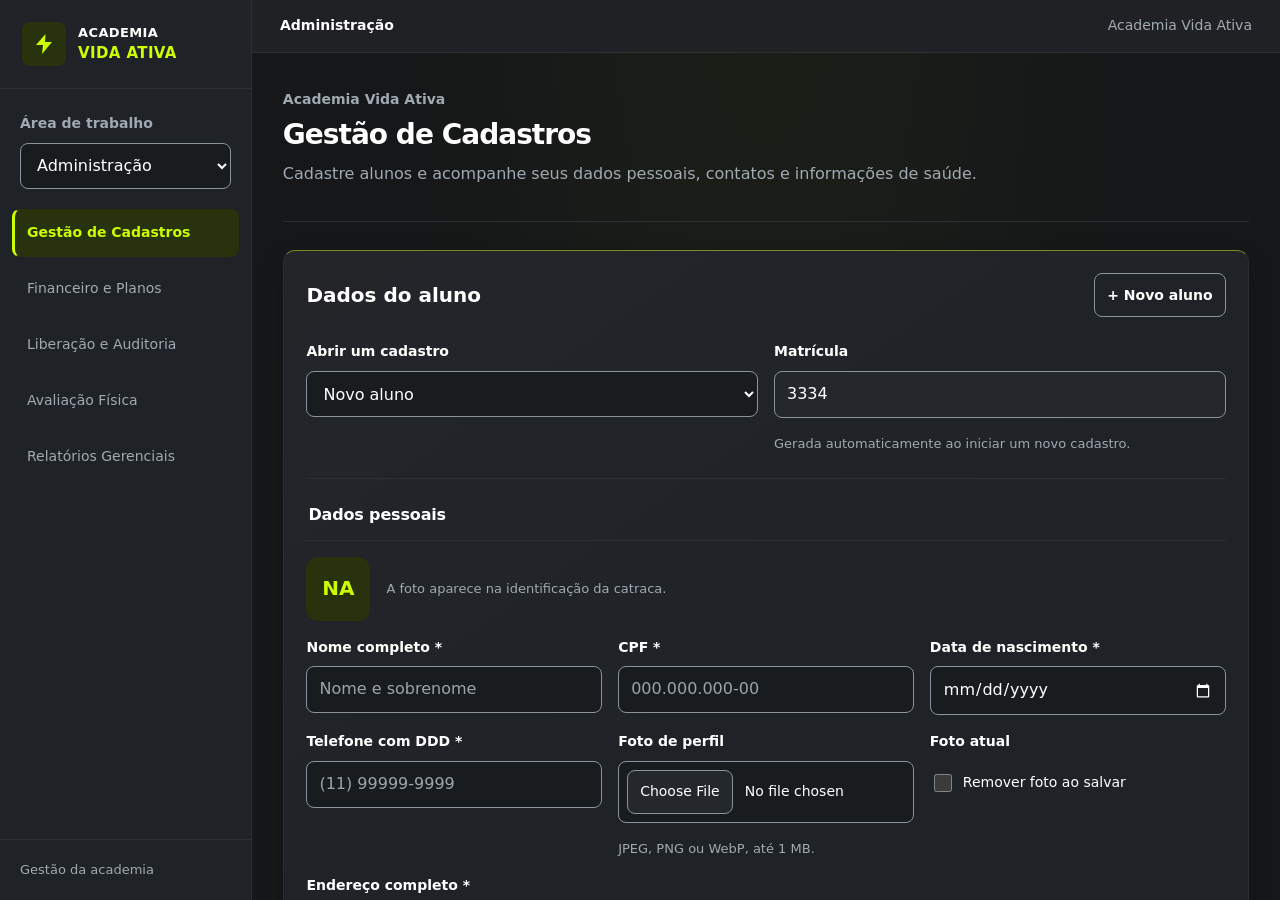
<file: index.html>
<!DOCTYPE html>
<html lang="pt-BR">
<head><meta charset="UTF-8"><meta name="viewport" content="width=device-width, initial-scale=1"><meta name="theme-color" content="#151718"><title>Academia Vida Ativa</title><link rel="stylesheet" href="style.css"></head>
<body>
<a class="skip-link" href="#conteudo">Ir para o módulo</a>
<div class="shell">
<aside class="sidebar">
 <div class="brand"><span class="brand-mark" aria-hidden="true"><svg viewBox="0 0 24 24" focusable="false"><path d="M13.5 2 4 13h7l-1 9 10-12h-7l.5-8Z"/></svg></span><div>ACADEMIA<br><strong>VIDA ATIVA</strong></div></div>
 <div class="profile"><label for="perfil">Área de trabalho</label><select id="perfil"><option value="admin">Administração</option><option value="portaria">Portaria</option></select></div>
 <nav class="sidebar-nav" aria-label="Módulos da academia">
 <button class="mobile-nav-toggle" id="mobile-nav-toggle" type="button" aria-expanded="false" aria-controls="module-links"><span>Escolher módulo</span><span class="mobile-nav-chevron" aria-hidden="true">⌄</span></button>
 <ul id="module-links">
 <li class="item-admin"><a href="modulos/mod01-cadastros/index.html" target="conteudo" class="nav-link"><span>Gestão de Cadastros</span></a></li>
 <li class="item-admin"><a href="modulos/modulo%202/index.html" target="conteudo" class="nav-link"><span>Financeiro e Planos</span></a></li>
 <li class="item-portaria"><a href="modulos/mod03-catraca/index.html" target="conteudo" class="nav-link"><span>Controle de Catraca</span></a></li>
 <li class="item-admin"><a href="modulos/mod04-auditoria/index.html" target="conteudo" class="nav-link"><span>Liberação e Auditoria</span></a></li>
 <li class="item-admin"><a href="modulos/Modulo%205/index.html" target="conteudo" class="nav-link"><span>Avaliação Física</span></a></li>
 <li class="item-admin"><a href="modulos/mod06-relatorios/index.html" target="conteudo" class="nav-link"><span>Relatórios Gerenciais</span></a></li>
 </ul></nav>
 <div class="sidebar-footer"><p>Gestão da academia</p></div>
</aside>
<main class="content">
 <header class="workspace-bar"><strong id="workspace-name">Administração</strong><span>Academia Vida Ativa</span></header>
 <iframe id="conteudo" name="conteudo" title="Gestão de Cadastros" src="modulos/mod01-cadastros/index.html"></iframe>
 <p id="shell-feedback" class="shell-feedback" role="status" aria-live="polite"></p>
</main>
</div>
<script src="assets/demo.js"></script><script src="main.js"></script>
</body></html>
</file>
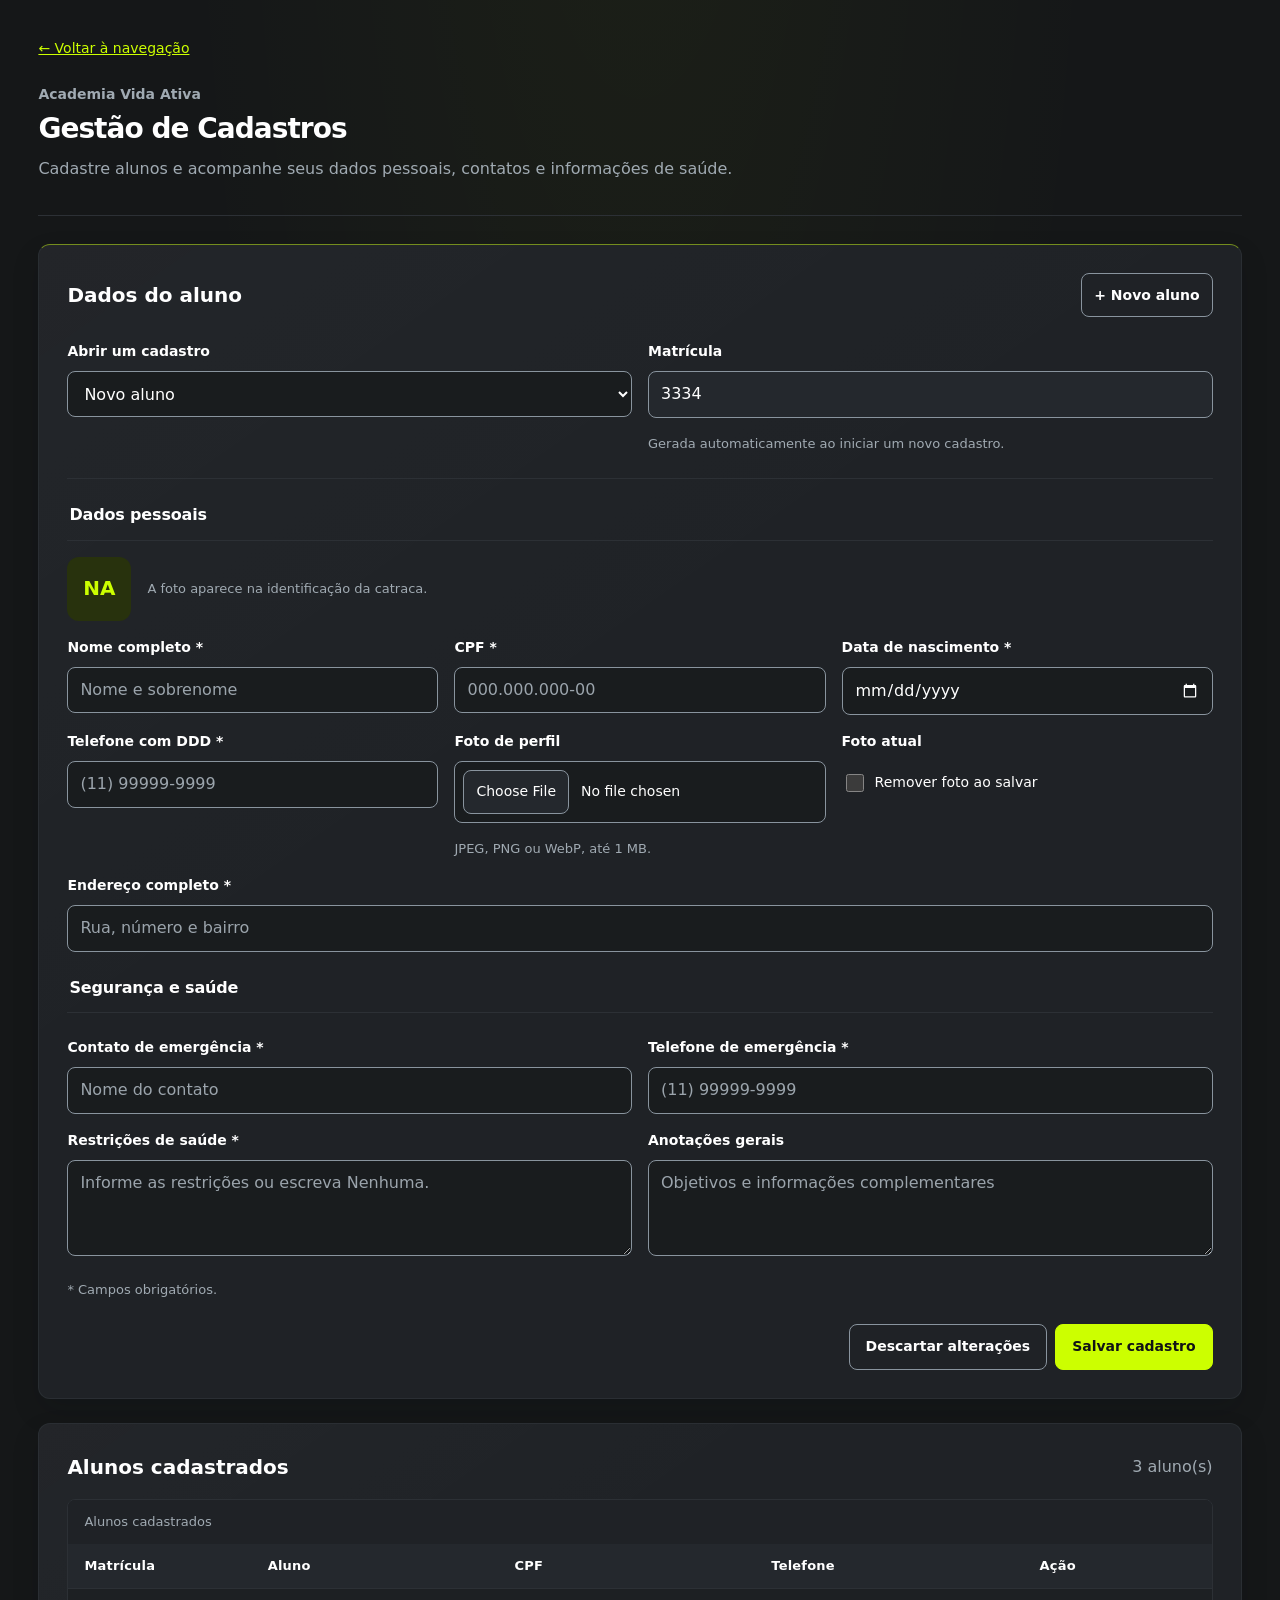
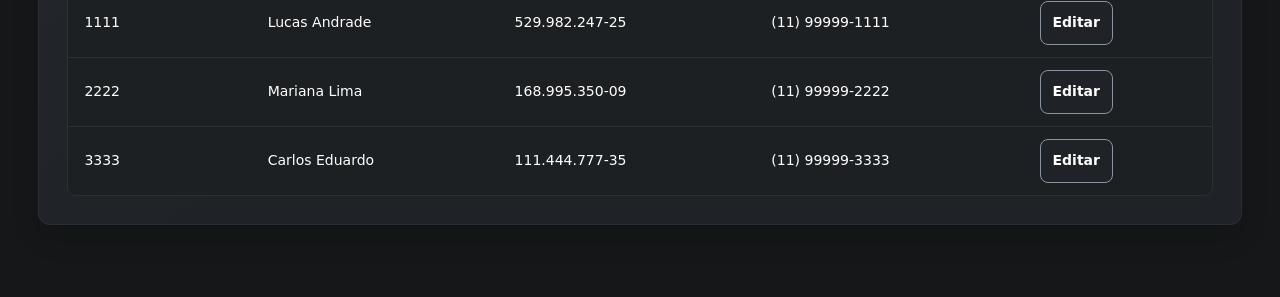
<file: modulos/mod01-cadastros/index.html>
<!DOCTYPE html>
<html lang="pt-BR"><head><meta charset="UTF-8"><meta name="viewport" content="width=device-width, initial-scale=1"><title>Gestão de Cadastros • Vida Ativa</title><link rel="stylesheet" href="style.css"></head><body>
<main class="module"><a class="back-link" href="../../index.html">← Voltar à navegação</a><header class="module-header"><div><p class="eyebrow">Academia Vida Ativa</p><h1>Gestão de Cadastros</h1><p class="subtitle">Cadastre alunos e acompanhe seus dados pessoais, contatos e informações de saúde.</p></div></header>

<section class="card" aria-labelledby="cadastro-title"><div class="card-heading"><h2 id="cadastro-title">Dados do aluno</h2><button class="btn btn-small" id="novo-aluno" type="button">+ Novo aluno</button></div>
<div class="grid"><div class="field"><label for="selecionarAluno">Abrir um cadastro</label><select id="selecionarAluno" name="selecionarAluno" ><option value="">Novo aluno</option></select></div><div class="field"><label for="matricula">Matrícula</label><input id="matricula" name="matricula" type="text" readonly aria-describedby="matricula-ajuda"><p class="hint" id="matricula-ajuda">Gerada automaticamente ao iniciar um novo cadastro.</p></div></div><div class="divider"></div>
<form id="formCadastro">
<fieldset class="fieldset"><legend>Dados pessoais</legend>
<div class="preview-photo"><div class="avatar" id="foto-preview" aria-label="Foto do aluno"></div><p class="hint">A foto aparece na identificação da catraca.</p></div>
<div class="grid grid-3">
<div class="field"><label for="nome">Nome completo *</label><input id="nome" name="nome" type="text" required minlength="3" maxlength="100" autocomplete="name" placeholder="Nome e sobrenome"></div>
<div class="field"><label for="cpf">CPF *</label><input id="cpf" name="cpf" type="text" required maxlength="14" inputmode="numeric" placeholder="000.000.000-00" autocomplete="off"></div>
<div class="field"><label for="dataNascimento">Data de nascimento *</label><input id="dataNascimento" name="dataNascimento" type="date" required></div>
<div class="field"><label for="telefone">Telefone com DDD *</label><input id="telefone" name="telefone" type="tel" required maxlength="16" autocomplete="tel" placeholder="(11) 99999-9999"></div>
<div class="field"><label for="foto">Foto de perfil</label><input id="foto" name="foto" type="file" accept="image/jpeg,image/png,image/webp" aria-describedby="foto-hint"><p class="hint" id="foto-hint">JPEG, PNG ou WebP, até 1 MB.</p></div>
<div class="field"><span class="field-label">Foto atual</span><div class="check-field"><input id="removerFoto" name="removerFoto" type="checkbox"><label for="removerFoto">Remover foto ao salvar</label></div></div>
<div class="full"><div class="field"><label for="endereco">Endereço completo *</label><input id="endereco" name="endereco" type="text" required maxlength="200" autocomplete="street-address" placeholder="Rua, número e bairro"></div></div>
</div></fieldset>
<fieldset class="fieldset"><legend>Segurança e saúde</legend><div class="grid">
<div class="field"><label for="nomeEmergencia">Contato de emergência *</label><input id="nomeEmergencia" name="nomeEmergencia" type="text" required maxlength="100" placeholder="Nome do contato"></div>
<div class="field"><label for="telEmergencia">Telefone de emergência *</label><input id="telEmergencia" name="telEmergencia" type="tel" required maxlength="16" placeholder="(11) 99999-9999"></div>
<div class="field"><label for="restricoes">Restrições de saúde *</label><textarea id="restricoes" name="restricoes" required maxlength="500" placeholder="Informe as restrições ou escreva Nenhuma."></textarea></div>
<div class="field"><label for="anotacoes">Anotações gerais</label><textarea id="anotacoes" name="anotacoes" maxlength="500" placeholder="Objetivos e informações complementares"></textarea></div>
</div></fieldset>
<p class="hint">* Campos obrigatórios.</p>
<div class="actions"><button type="reset" class="btn">Descartar alterações</button><button type="submit" id="salvar" class="btn btn-primary">Salvar cadastro</button></div>
<p id="feedback" class="feedback" role="status" aria-live="polite"></p>
</form></section>
<section class="card"><div class="card-heading"><h2>Alunos cadastrados</h2><span class="muted" id="total-alunos" role="status" aria-live="polite"></span></div><div class="table-wrap" role="region" aria-label="Lista de alunos cadastrados" tabindex="0"><table><caption>Alunos cadastrados</caption><thead><tr><th scope="col">Matrícula</th><th scope="col">Aluno</th><th scope="col">CPF</th><th scope="col">Telefone</th><th scope="col">Ação</th></tr></thead><tbody id="lista-alunos"></tbody></table></div></section>

</main><script src="../../assets/demo.js"></script><script src="script.js"></script></body></html>
</file>
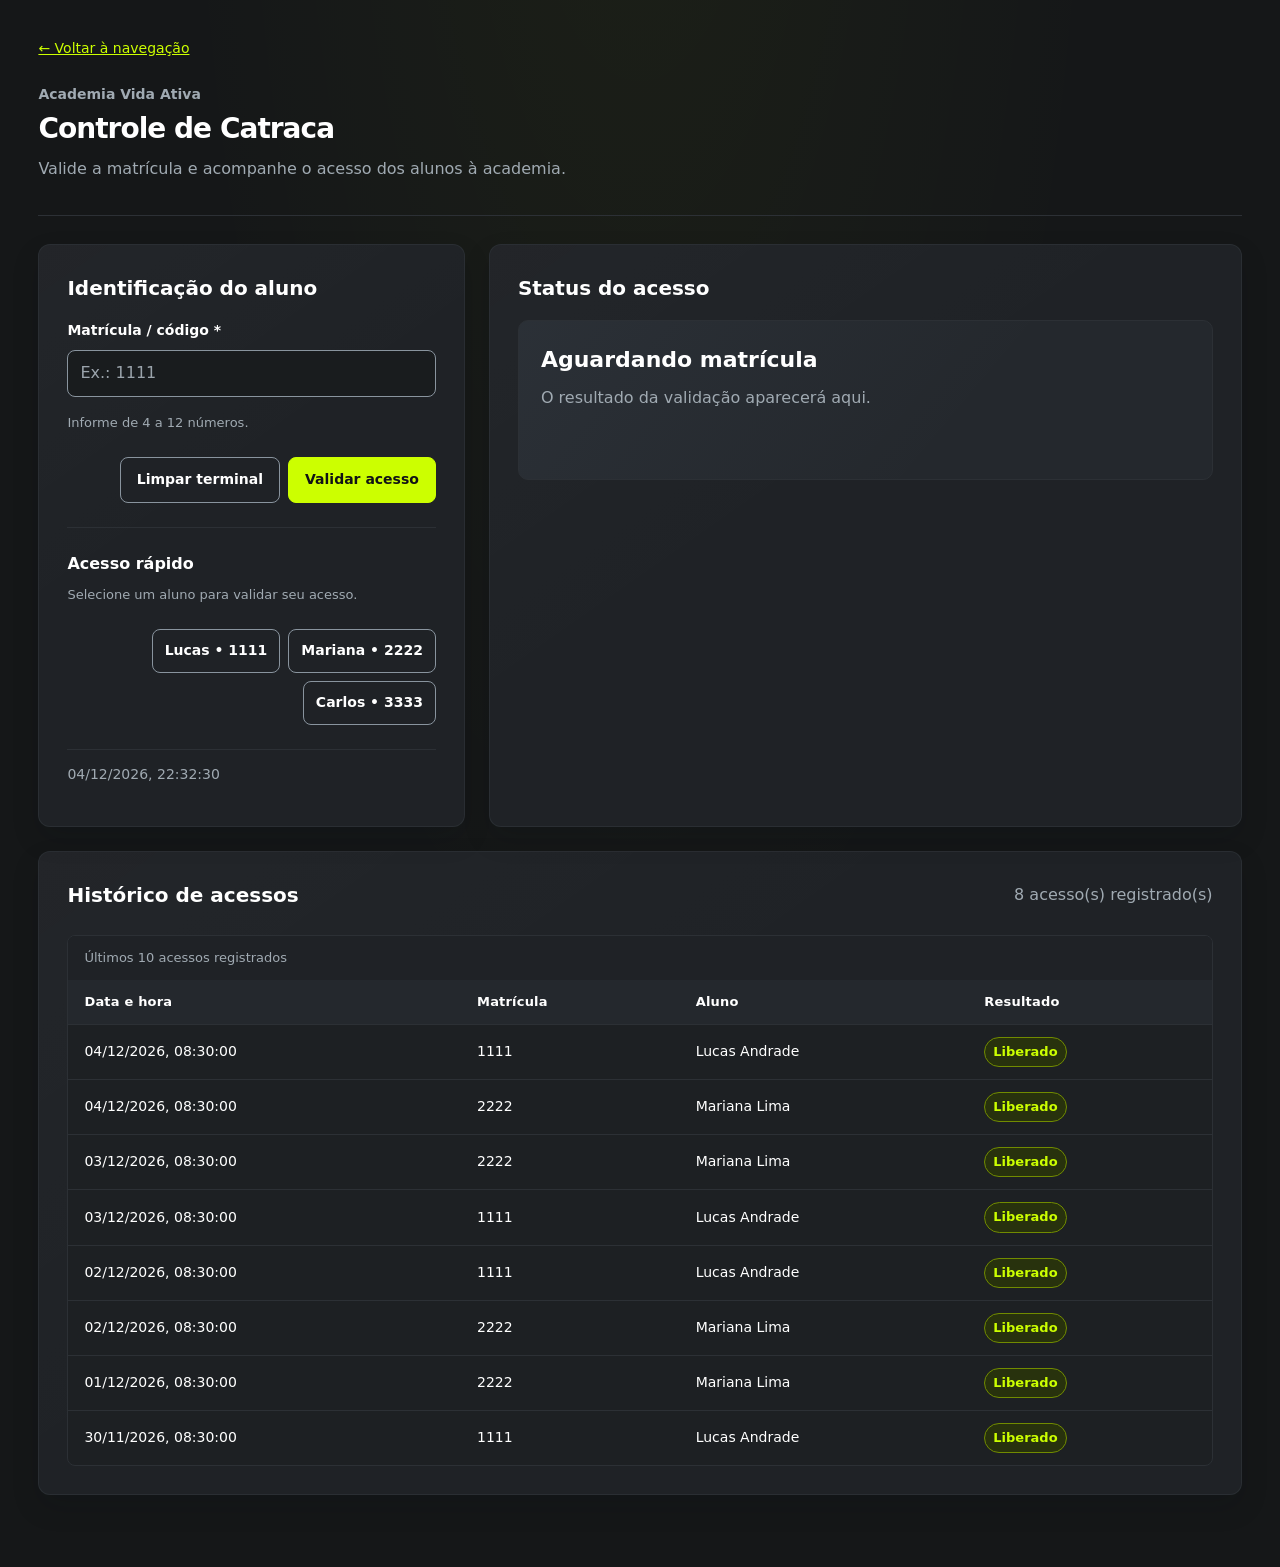
<file: modulos/mod03-catraca/index.html>
<!DOCTYPE html>
<html lang="pt-BR"><head><meta charset="UTF-8"><meta name="viewport" content="width=device-width, initial-scale=1"><title>Controle de Catraca • Vida Ativa</title><link rel="stylesheet" href="style.css"></head><body>
<main class="module"><a class="back-link" href="../../index.html">← Voltar à navegação</a><header class="module-header"><div><p class="eyebrow">Academia Vida Ativa</p><h1>Controle de Catraca</h1><p class="subtitle">Valide a matrícula e acompanhe o acesso dos alunos à academia.</p></div></header>

<div class="split"><section class="card"><h2>Identificação do aluno</h2><form id="formCatraca">
<div class="field"><label for="matricula">Matrícula / código *</label><input id="matricula" name="matricula" type="text" required pattern="[0-9]{4,12}" minlength="4" maxlength="12" inputmode="numeric" autocomplete="off" placeholder="Ex.: 1111" aria-describedby="matricula-hint"><p class="hint" id="matricula-hint">Informe de 4 a 12 números.</p></div>
<div class="actions"><button type="reset" class="btn">Limpar terminal</button><button type="submit" class="btn btn-primary" id="btn-validar">Validar acesso</button></div><p id="feedback" class="feedback" role="status" aria-live="polite"></p></form>
<div class="divider"></div><h3>Acesso rápido</h3><p class="hint">Selecione um aluno para validar seu acesso.</p><div class="actions" id="exemplos"></div><p class="clock" id="clock" aria-live="off"></p></section>
<section class="card"><h2>Status do acesso</h2><div class="status-panel" id="status-banner" role="status" aria-live="polite" aria-atomic="true"><p class="status-title" id="status-title">Aguardando matrícula</p><p class="muted" id="status-sub">O resultado da validação aparecerá aqui.</p></div>
<div class="student-card" id="student-card" hidden><div class="avatar" id="avatar"></div><div class="student-details"><div class="student-name" id="student-name"></div><p class="student-meta" id="student-mat"></p><p class="student-meta" id="student-plan"></p><p class="student-meta" id="student-due"></p><span id="student-status"></span></div></div></section></div>
<section class="card space-top"><div class="card-heading"><h2>Histórico de acessos</h2><span class="muted" id="log-count" aria-live="polite" role="status"></span></div><div class="table-wrap" role="region" aria-label="Histórico dos últimos acessos" tabindex="0"><table><caption>Últimos 10 acessos registrados</caption><thead><tr><th scope="col">Data e hora</th><th scope="col">Matrícula</th><th scope="col">Aluno</th><th scope="col">Resultado</th></tr></thead><tbody id="log-body"></tbody></table></div></section>

</main><script src="../../assets/demo.js"></script><script src="script.js"></script></body></html>
</file>
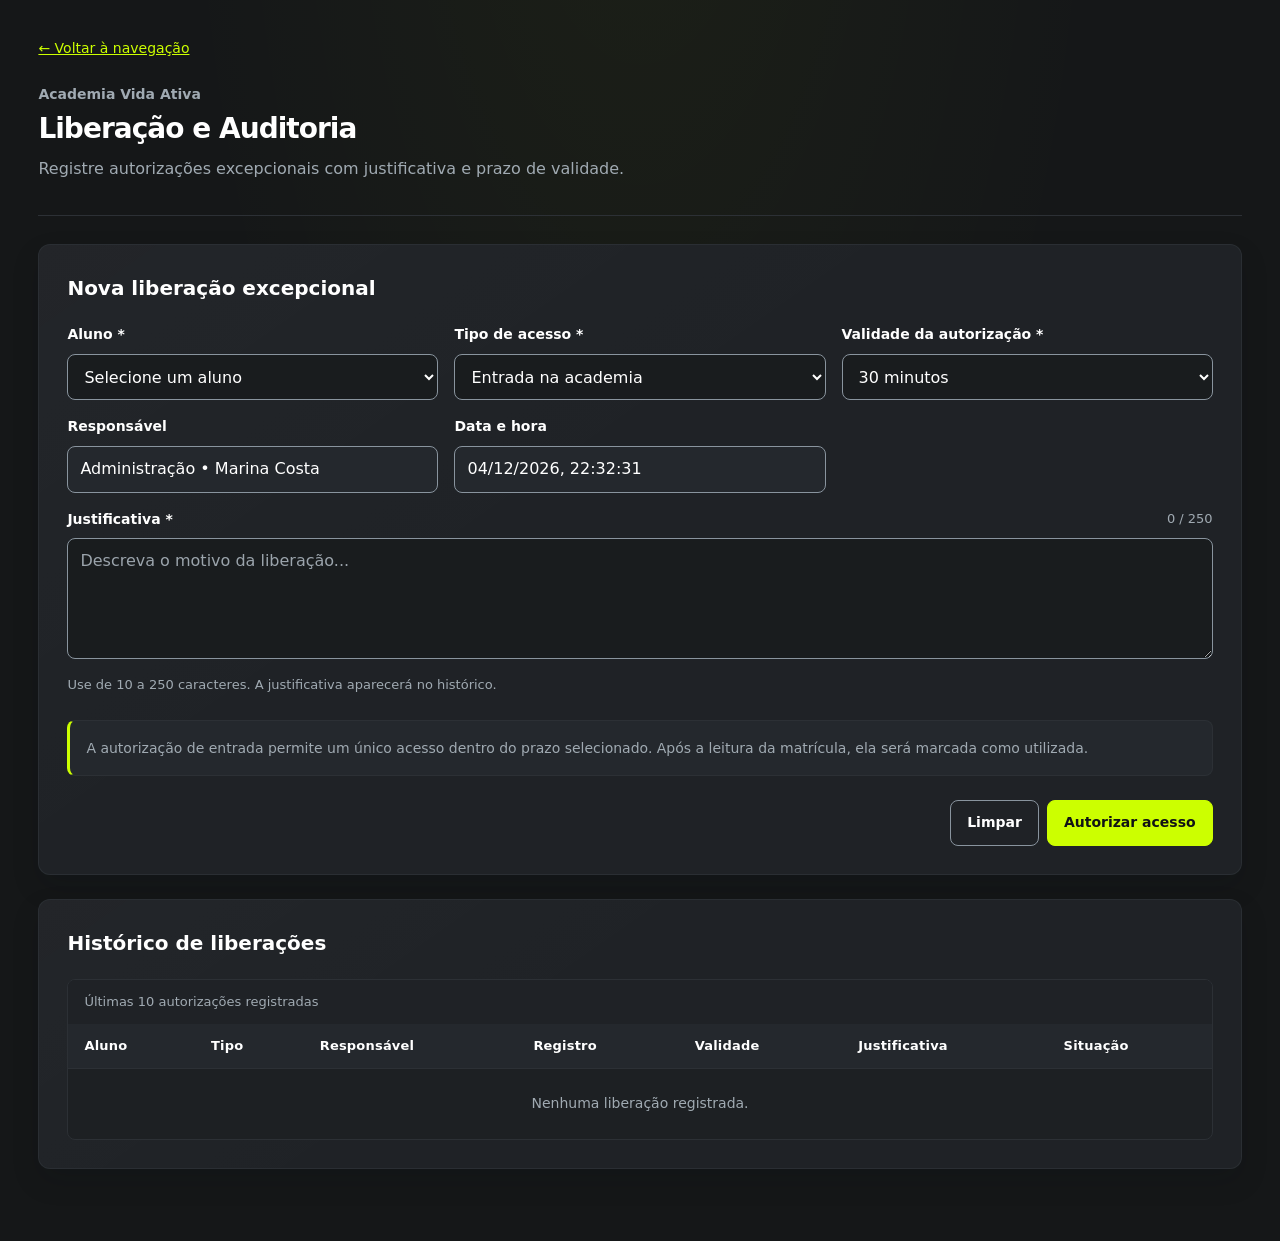
<file: modulos/mod04-auditoria/index.html>
<!DOCTYPE html>
<html lang="pt-BR"><head><meta charset="UTF-8"><meta name="viewport" content="width=device-width, initial-scale=1"><title>Liberação e Auditoria • Vida Ativa</title><link rel="stylesheet" href="style.css"></head><body>
<main class="module"><a class="back-link" href="../../index.html">← Voltar à navegação</a><header class="module-header"><div><p class="eyebrow">Academia Vida Ativa</p><h1>Liberação e Auditoria</h1><p class="subtitle">Registre autorizações excepcionais com justificativa e prazo de validade.</p></div></header>

<section class="card"><h2>Nova liberação excepcional</h2><form id="liberacaoForm"><div class="grid grid-3">
<div class="field"><label for="aluno">Aluno *</label><select id="aluno" name="aluno" required></select></div><div class="field"><label for="acesso">Tipo de acesso *</label><select id="acesso" name="acesso" required><option value="entrada">Entrada na academia</option><option value="temporaria">Liberação temporária</option><option value="restrita">Área restrita</option></select></div>
<div class="field"><label for="validade">Validade da autorização *</label><select id="validade" name="validade" required><option value="15">15 minutos</option><option value="30" selected>30 minutos</option><option value="60">60 minutos</option></select></div>
<div class="field"><label for="usuario">Responsável</label><input id="usuario" name="usuario" type="text" readonly></div><div class="field"><label for="dataHora">Data e hora</label><input id="dataHora" name="dataHora" type="text" readonly></div>
</div><div class="field field-spaced"><div class="label-row"><label for="justificativa">Justificativa *</label><span class="counter" id="contador">0 / 250</span></div><textarea id="justificativa" name="justificativa" required minlength="10" maxlength="250" rows="4" placeholder="Descreva o motivo da liberação..." aria-describedby="justificativa-hint"></textarea><p id="justificativa-hint" class="hint">Use de 10 a 250 caracteres. A justificativa aparecerá no histórico.</p></div>
<div class="info-box" id="acesso-info">A autorização de entrada permite um único acesso dentro do prazo selecionado. Após a leitura da matrícula, ela será marcada como utilizada.</div>
<div class="actions"><button type="reset" id="cancelar" class="btn">Limpar</button><button type="submit" class="btn btn-primary">Autorizar acesso</button></div><p id="feedback" class="feedback" role="status" aria-live="polite"></p></form></section>
<section class="card"><h2>Histórico de liberações</h2><div class="table-wrap" role="region" aria-label="Histórico das últimas autorizações" tabindex="0"><table><caption>Últimas 10 autorizações registradas</caption><thead><tr><th scope="col">Aluno</th><th scope="col">Tipo</th><th scope="col">Responsável</th><th scope="col">Registro</th><th scope="col">Validade</th><th scope="col">Justificativa</th><th scope="col">Situação</th></tr></thead><tbody id="historico-liberacoes"></tbody></table></div></section>

</main><script src="../../assets/demo.js"></script><script src="script.js"></script></body></html>
</file>
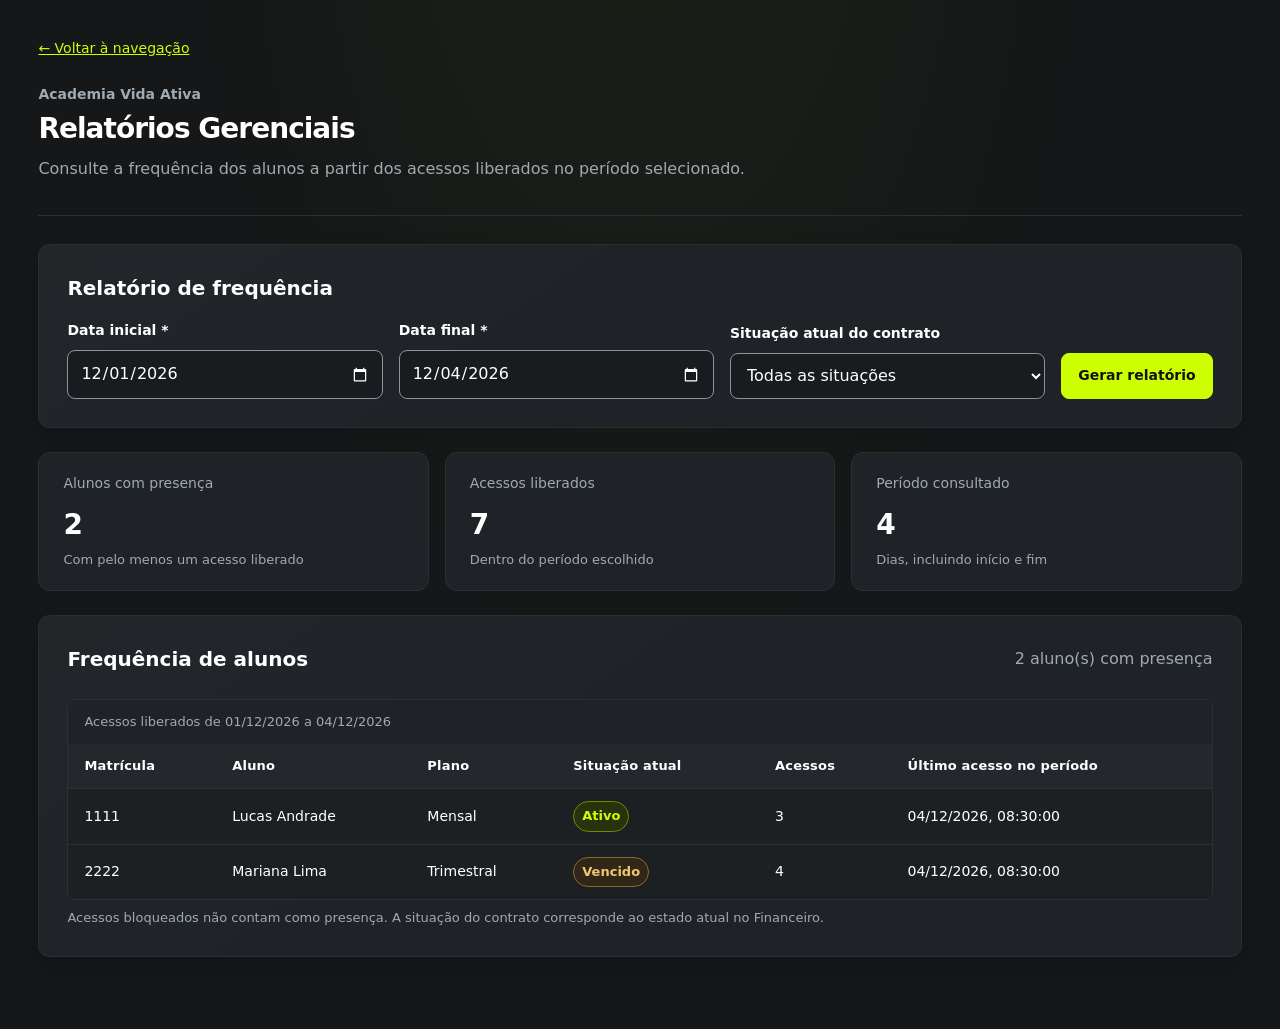
<file: modulos/mod06-relatorios/index.html>
<!DOCTYPE html>
<html lang="pt-BR"><head><meta charset="UTF-8"><meta name="viewport" content="width=device-width, initial-scale=1"><title>Relatórios Gerenciais • Vida Ativa</title><link rel="stylesheet" href="style.css"></head><body>
<main class="module"><a class="back-link" href="../../index.html">← Voltar à navegação</a><header class="module-header"><div><p class="eyebrow">Academia Vida Ativa</p><h1>Relatórios Gerenciais</h1><p class="subtitle">Consulte a frequência dos alunos a partir dos acessos liberados no período selecionado.</p></div></header>

<section class="card"><h2>Relatório de frequência</h2><form id="formRelatorio" class="filters">
<div class="field"><label for="dataInicio">Data inicial *</label><input id="dataInicio" name="dataInicio" type="date" required></div><div class="field"><label for="dataFim">Data final *</label><input id="dataFim" name="dataFim" type="date" required></div>
<div class="field"><label for="status">Situação atual do contrato</label><select id="status" name="status" ><option value="todos">Todas as situações</option><option value="Ativo">Ativo</option><option value="Vencido">Vencido</option><option value="Suspenso">Suspenso</option><option value="Cancelado">Cancelado</option><option value="Sem contrato">Sem contrato</option></select></div>
<button type="submit" class="btn btn-primary" id="btnFiltrar">Gerar relatório</button>
</form><p id="feedback" class="feedback" role="status" aria-live="polite"></p></section>
<section class="stats" aria-label="Resultados do período"><div class="stat"><div class="stat-label">Alunos com presença</div><div class="stat-value" id="total-presencas">0</div><div class="stat-description">Com pelo menos um acesso liberado</div></div><div class="stat"><div class="stat-label">Acessos liberados</div><div class="stat-value" id="total-acessos">0</div><div class="stat-description">Dentro do período escolhido</div></div><div class="stat"><div class="stat-label">Período consultado</div><div class="stat-value" id="periodo-dias">0</div><div class="stat-description">Dias, incluindo início e fim</div></div></section>
<section class="card"><div class="card-heading"><h2>Frequência de alunos</h2><span class="muted" id="mensagemInfo" role="status" aria-live="polite"></span></div><div class="table-wrap" role="region" aria-label="Resultados do relatório de frequência" tabindex="0"><table><caption id="report-caption">Acessos liberados no período</caption><thead><tr><th scope="col">Matrícula</th><th scope="col">Aluno</th><th scope="col">Plano</th><th scope="col">Situação atual</th><th scope="col">Acessos</th><th scope="col">Último acesso no período</th></tr></thead><tbody id="tabelaCorpo"></tbody></table></div><p class="hint">Acessos bloqueados não contam como presença. A situação do contrato corresponde ao estado atual no Financeiro.</p></section>

</main><script src="../../assets/demo.js"></script><script src="script.js"></script></body></html>
</file>
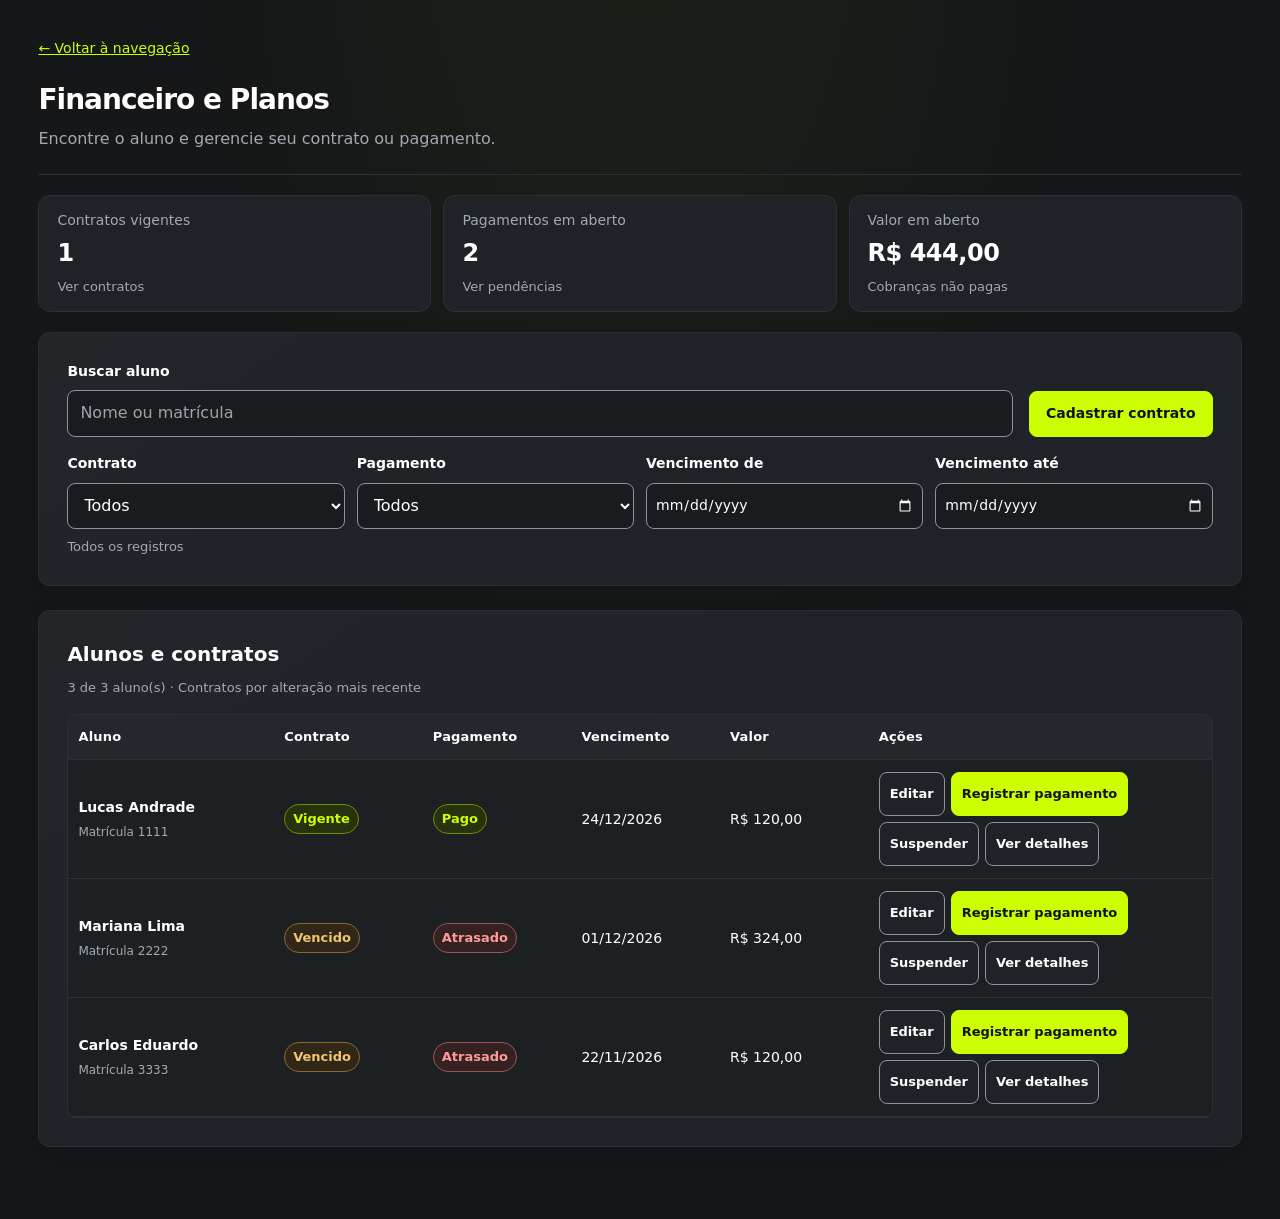
<file: modulos/modulo 2/index.html>
<!DOCTYPE html>
<html lang="pt-BR">
<head><meta charset="UTF-8"><meta name="viewport" content="width=device-width, initial-scale=1"><title>Financeiro e Planos • Vida Ativa</title><link rel="stylesheet" href="style.css"></head>
<body><main class="module finance-module">
<a class="back-link" href="../../index.html">← Voltar à navegação</a>
<header class="module-header"><div><h1>Financeiro e Planos</h1><p class="subtitle">Encontre o aluno e gerencie seu contrato ou pagamento.</p></div></header>
<section class="stats finance-stats" aria-label="Indicadores financeiros">
 <button type="button" class="stat stat-filter" id="filtrar-vigentes" aria-pressed="false"><span class="stat-label">Contratos vigentes</span><strong class="stat-value" id="contratos-ativos">0</strong><span class="stat-description">Ver contratos</span></button>
 <button type="button" class="stat stat-filter" id="filtrar-abertos" aria-pressed="false"><span class="stat-label">Pagamentos em aberto</span><strong class="stat-value" id="pagamentos-pendentes">0</strong><span class="stat-description">Ver pendências</span></button>
 <div class="stat"><span class="stat-label">Valor em aberto</span><strong class="stat-value" id="receita-prevista">R$ 0,00</strong><span class="stat-description">Cobranças não pagas</span></div>
</section>
<section class="card finance-toolbar" aria-label="Buscar alunos e filtrar registros">
 <div class="search-row"><div class="field"><label for="busca">Buscar aluno</label><input id="busca" type="search" placeholder="Nome ou matrícula" autocomplete="off"></div><button type="button" id="novo-contrato" class="btn btn-primary">Cadastrar contrato</button></div>
 <div class="filter-grid">
  <div class="field"><label for="filtro-contrato">Contrato</label><select id="filtro-contrato"><option value="todos">Todos</option><option value="Vigente">Vigente</option><option value="Vencido">Vencido</option><option value="A iniciar">A iniciar</option><option value="Suspenso">Suspenso</option><option value="Cancelado">Cancelado</option><option value="Sem contrato">Sem contrato</option></select></div>
  <div class="field"><label for="filtro-pagamento">Pagamento</label><select id="filtro-pagamento"><option value="todos">Todos</option><option value="aberto">Em aberto</option><option value="Pago">Pago</option><option value="Pendente">Pendente</option><option value="Atrasado">Atrasado</option><option value="Sem cobrança">Sem cobrança</option></select></div>
  <div class="field"><label for="vencimento-de">Vencimento de</label><input id="vencimento-de" type="date" aria-describedby="filtro-erro"></div>
  <div class="field"><label for="vencimento-ate">Vencimento até</label><input id="vencimento-ate" type="date" aria-describedby="filtro-erro"></div>
 </div>
 <p id="filtro-erro" class="field-error" role="alert"></p>
 <div class="filter-status"><p id="filtros-ativos" class="hint" role="status">Todos os registros</p><button type="button" id="limpar-filtros" class="btn btn-small" hidden>Limpar filtros</button></div>
</section>
<p id="page-feedback" class="feedback" role="status" aria-live="polite"></p>
<section class="card operation-panel" id="painel-operacao" aria-labelledby="operation-title" hidden>
 <div class="card-heading"><div><p class="eyebrow" id="operation-kicker">Novo contrato</p><h2 id="operation-title" tabindex="-1">Cadastrar contrato e pagamento</h2></div><button type="button" class="btn" id="fechar-operacao">Fechar</button></div>
 <p id="contract-hint" class="hint"></p>
 <div class="student-context" id="student-context" hidden><strong id="student-name"></strong><span id="student-id" class="muted"></span><div id="badgeStatus" class="context-badges"></div></div>
 <form id="formFinanceiro" novalidate>
  <fieldset class="fieldset" id="student-fieldset"><legend>Aluno</legend><div class="field"><label for="aluno">Aluno cadastrado *</label><select id="aluno" required aria-describedby="erro-aluno"></select><p id="erro-aluno" class="field-error"></p></div></fieldset>
  <fieldset class="fieldset" id="contract-fields"><legend>Plano e vigência</legend>
   <fieldset class="plan-fieldset"><legend>Plano contratado *</legend><div class="plan-options" id="plan-options"></div></fieldset>
   <div class="grid"><div class="field"><label for="dataInicio">Data de início *</label><input id="dataInicio" type="date" required aria-describedby="erro-dataInicio"><p id="erro-dataInicio" class="field-error"></p></div><div class="field"><label for="dataVencimento">Data de vencimento *</label><input id="dataVencimento" type="date" required aria-describedby="date-hint erro-dataVencimento"><p id="erro-dataVencimento" class="field-error"></p></div></div>
   <p id="date-hint" class="hint" role="status">Calculado pelo plano e início. Você pode ajustar o vencimento.</p>
   <p class="amount-line">Valor da cobrança <strong id="valor"></strong></p>
   <details id="ajustes-contrato" class="advanced"><summary>Ajustes do contrato</summary><div class="grid">
    <div class="field"><label for="tolerancia">Dias de tolerância *</label><input id="tolerancia" type="number" min="0" max="30" step="1" value="5" required aria-describedby="erro-tolerancia"><p id="erro-tolerancia" class="field-error"></p></div>
    <div class="field"><label for="statusContrato">Situação administrativa *</label><select id="statusContrato" aria-describedby="state-hint erro-statusContrato"><option value="Ativo">Ativo</option><option value="Suspenso">Suspenso</option><option value="Cancelado">Cancelado</option></select><p id="erro-statusContrato" class="field-error"></p></div>
   </div><p class="hint" id="state-hint">Estas alterações serão aplicadas ao salvar. A vigência é calculada pelas datas.</p></details>
  </fieldset>
  <fieldset class="fieldset" id="payment-fields"><legend id="payment-legend">Pagamento</legend><div class="grid">
   <div class="field"><label for="pagamento">Forma de pagamento *</label><select id="pagamento" aria-describedby="erro-pagamento"><option value="PIX">PIX</option><option value="Cartão">Cartão</option><option value="Dinheiro">Dinheiro</option><option value="Boleto">Boleto</option></select><p id="erro-pagamento" class="field-error"></p></div>
   <div class="field"><label for="status">O pagamento foi recebido? *</label><select id="status" aria-describedby="payment-hint erro-status"><option value="Pendente">Ainda não recebido</option><option value="Pago">Recebido</option></select><p id="erro-status" class="field-error"></p></div>
   <div class="field" id="paid-field" hidden><label for="dataPagamento">Data do recebimento *</label><input id="dataPagamento" type="date" aria-describedby="erro-dataPagamento"><p id="erro-dataPagamento" class="field-error"></p></div>
  </div><p id="payment-hint" class="hint">Pagamentos não recebidos são classificados pelo vencimento.</p></fieldset>
  <section class="review-panel" aria-labelledby="review-title"><h3 id="review-title">Confira antes de salvar</h3><p id="review-hint" class="hint"></p><dl id="resumo-operacao" class="summary-grid"></dl></section>
  <p id="feedback" class="feedback" role="status" aria-live="polite"></p>
  <div class="actions"><button type="button" id="descartar-alteracoes" class="btn">Descartar alterações</button><button type="submit" id="salvar-financeiro" class="btn btn-primary">Cadastrar contrato e pagamento</button></div>
 </form>
 <section class="contract-management" id="gestao-contrato" hidden><div><h3>Gestão do contrato</h3><p class="hint">A suspensão ou reativação é aplicada imediatamente após a confirmação, preservando o pagamento.</p></div><button type="button" id="suspender" class="btn btn-warning" disabled>Suspender contrato</button></section>
</section>
<section class="card finance-records" aria-labelledby="records-title"><div class="card-heading"><div><h2 id="records-title">Alunos e contratos</h2><p id="result-count" class="hint" role="status" aria-live="polite"></p></div></div>
 <div class="table-wrap" role="region" aria-label="Lista de alunos, contratos e pagamentos" tabindex="0"><table class="finance-table" role="table"><caption class="sr-only">Contratos e pagamentos dos alunos, com ações e detalhes</caption><thead><tr><th scope="col">Aluno</th><th scope="col">Contrato</th><th scope="col">Pagamento</th><th scope="col">Vencimento</th><th scope="col">Valor</th><th scope="col">Ações</th></tr></thead><tbody id="tabelaDados"></tbody></table></div>
</section>
</main><script src="../../assets/demo.js"></script><script src="script.js"></script></body></html>
</file>
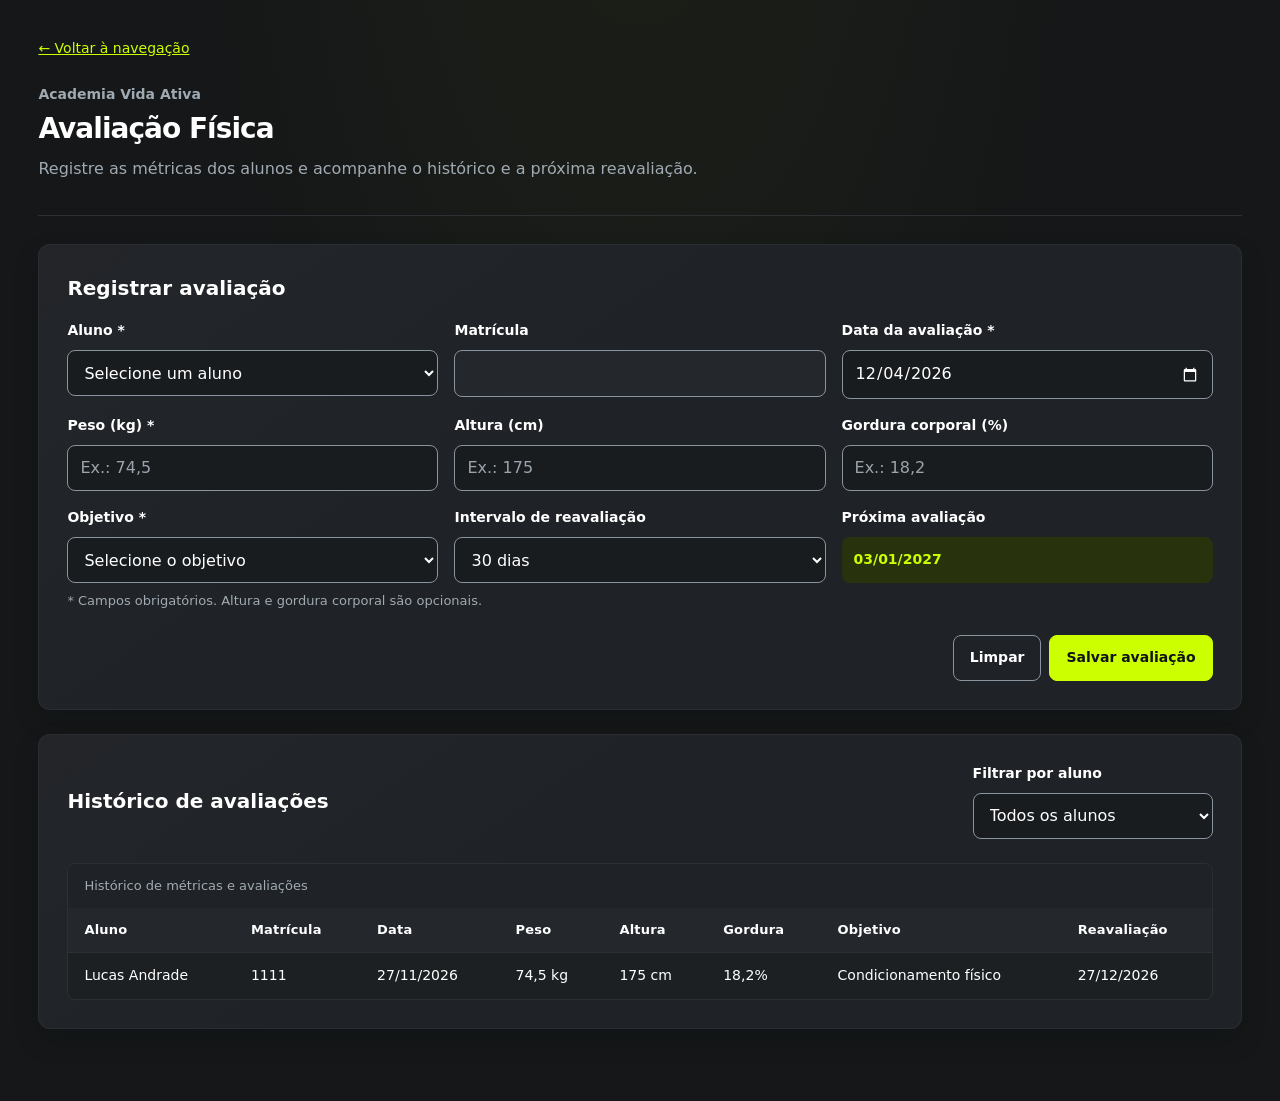
<file: modulos/Modulo 5/index.html>
<!DOCTYPE html>
<html lang="pt-BR"><head><meta charset="UTF-8"><meta name="viewport" content="width=device-width, initial-scale=1"><title>Avaliação Física • Vida Ativa</title><link rel="stylesheet" href="style.css"></head><body>
<main class="module"><a class="back-link" href="../../index.html">← Voltar à navegação</a><header class="module-header"><div><p class="eyebrow">Academia Vida Ativa</p><h1>Avaliação Física</h1><p class="subtitle">Registre as métricas dos alunos e acompanhe o histórico e a próxima reavaliação.</p></div></header>

<section class="card"><h2>Registrar avaliação</h2><form id="formAvaliacao"><div class="grid grid-3">
<div class="field"><label for="aluno">Aluno *</label><select id="aluno" name="aluno" required></select></div><div class="field"><label for="matricula">Matrícula</label><input id="matricula" name="matricula" type="text" readonly></div><div class="field"><label for="data">Data da avaliação *</label><input id="data" name="data" type="date" required></div>
<div class="field"><label for="peso">Peso (kg) *</label><input id="peso" name="peso" type="number" min="0.1" max="500" step="0.1" required placeholder="Ex.: 74,5"></div><div class="field"><label for="altura">Altura (cm)</label><input id="altura" name="altura" type="number" min="0.1" max="300" step="0.1" placeholder="Ex.: 175"></div><div class="field"><label for="gordura">Gordura corporal (%)</label><input id="gordura" name="gordura" type="number" min="0" max="100" step="0.1" placeholder="Ex.: 18,2"></div>
<div class="field"><label for="objetivo">Objetivo *</label><select id="objetivo" name="objetivo" required><option value="">Selecione o objetivo</option><option value="Emagrecimento">Emagrecimento</option><option value="Ganho de massa muscular">Ganho de massa muscular</option><option value="Condicionamento físico">Condicionamento físico</option><option value="Manutenção da saúde">Manutenção da saúde</option><option value="Outro">Outro</option></select></div><div class="field"><label for="intervalo">Intervalo de reavaliação</label><select id="intervalo" name="intervalo" ><option value="30">30 dias</option><option value="45">45 dias</option><option value="60">60 dias</option><option value="90">90 dias</option></select></div>
<div class="field"><label for="proxima">Próxima avaliação</label><output id="proxima" for="data intervalo" class="result" aria-live="polite">Selecione a data da avaliação</output></div>
</div><p class="hint">* Campos obrigatórios. Altura e gordura corporal são opcionais.</p><div class="actions"><button type="reset" class="btn">Limpar</button><button type="submit" class="btn btn-primary">Salvar avaliação</button></div><p id="feedback" class="feedback" role="status" aria-live="polite"></p></form></section>
<section class="card"><div class="card-heading"><h2>Histórico de avaliações</h2><div class="field"><div class="field"><label for="filtroAluno">Filtrar por aluno</label><select id="filtroAluno" name="filtroAluno" ><option value="">Todos os alunos</option></select></div></div></div><div class="table-wrap" role="region" aria-label="Histórico de avaliações físicas" tabindex="0"><table><caption>Histórico de métricas e avaliações</caption><thead><tr><th scope="col">Aluno</th><th scope="col">Matrícula</th><th scope="col">Data</th><th scope="col">Peso</th><th scope="col">Altura</th><th scope="col">Gordura</th><th scope="col">Objetivo</th><th scope="col">Reavaliação</th></tr></thead><tbody id="historico"></tbody></table></div></section>

</main><script src="../../assets/demo.js"></script><script src="script.js"></script></body></html>
</file>
<file: style.css>
@import url("assets/app.css");
html, body { height: 100%; overflow: hidden; }
.shell { height: 100vh; height: 100dvh; display: grid; grid-template-columns: 252px minmax(0, 1fr); }
.sidebar { background: var(--surface); border-right: 1px solid var(--border); display: flex; flex-direction: column; min-height: 0; }
.brand { display: flex; align-items: center; gap: 12px; padding: 22px; font-size: 13px; line-height: 1.4; letter-spacing: .03em; border-bottom: 1px solid var(--border); font-weight: 600; }
.brand strong { color: var(--accent); font-size: 15px; font-weight: 600; }
.brand-mark { display: grid; place-items: center; background: var(--accent-soft); color: var(--accent); width: 44px; height: 44px; flex-shrink: 0; border-radius: 8px; }
.brand-mark svg { width: 24px; height: 24px; fill: currentColor; }
.profile { padding: 24px 20px 8px; }
.profile label { display: block; color: var(--muted); margin-bottom: 8px; font-size: 14px; }
.sidebar-nav { padding: 12px; overflow-y: auto; flex: 1; }
.sidebar-nav ul { list-style: none; margin: 0; padding: 0; display: flex; flex-direction: column; gap: 8px; }
.nav-link { display: flex; align-items: center; gap: 12px; padding: 12px; color: var(--muted); border-radius: 8px; text-decoration: none; font-size: 14px; min-height: 48px; border: 1px solid transparent; border-left: 3px solid transparent; scroll-margin-inline: 8px; transition: color var(--motion-fast), background-color var(--motion-fast), border-color var(--motion-fast); }
.nav-link:hover { background: var(--surface-soft); color: var(--text); }
.nav-link.active { background: var(--accent-soft); color: var(--accent); border-left-color: var(--accent); font-weight: 600; }
.mobile-nav-toggle { display: none; }
.sidebar-footer { padding: 20px; border-top: 1px solid var(--border); }
.sidebar-footer p { font-size: 13px; color: var(--muted); margin: 0; }
.content { display: flex; flex-direction: column; min-width: 0; min-height: 0; }
.workspace-bar { display: flex; justify-content: space-between; align-items: center; gap: 16px; border-bottom: 1px solid var(--border); padding: 15px 28px; background: color-mix(in srgb, var(--surface), transparent 3%); font-size: 14px; }
.workspace-bar strong { font-weight: 600; }
.workspace-bar > span { color: var(--muted); }
iframe { width: 100%; border: 0; flex: 1; min-height: 0; background: var(--bg); }
.shell-feedback { font-size: 14px; margin: 0; padding: 0 20px; }
.shell-feedback:not(:empty) { padding: 12px 20px; border-top: 1px solid var(--red-border); color: var(--red); background: var(--red-soft); }
.skip-link { position: fixed; left: 16px; top: -100px; z-index: 20; background: var(--accent); color: var(--on-accent); padding: 12px 16px; border-radius: 8px; }
.skip-link:focus { top: 12px; }
@media(max-width:850px) {
  .shell { grid-template-columns: 220px minmax(0, 1fr); }
  .brand { padding: 24px 16px; }
  .profile { padding: 16px 12px 8px; }
  .sidebar-nav { padding: 8px; }
}
@media(max-width:760px) {
  .shell { grid-template-columns: minmax(0, 1fr); grid-template-rows: auto minmax(0, 1fr); }
  .sidebar { display: grid; grid-template-columns: minmax(0, 1fr) minmax(128px, 39%); border-right: 0; border-bottom: 1px solid var(--border); position: relative; z-index: 3; }
  .brand { padding: 12px 16px; border: 0; gap: 8px; }
  .brand-mark { width: 32px; height: 32px; }
  .brand-mark svg { width: 20px; height: 20px; }
  .profile { padding: 12px 12px 12px 0; }
  .profile label { margin-bottom: 4px; }
  .profile select { padding: 8px; font-size: 14px; }
  .sidebar-nav { grid-column: 1 / -1; padding: 0 12px 10px; position: relative; }
  .mobile-nav-toggle { display: flex; align-items: center; justify-content: space-between; width: 100%; min-height: 42px; border: 1px solid var(--border); border-radius: 8px; padding: 8px 12px; color: var(--text); background: var(--surface-soft); font: inherit; font-size: 14px; font-weight: 600; text-align: left; cursor: pointer; }
  .mobile-nav-toggle:focus-visible { outline: 3px solid var(--accent); outline-offset: 3px; }
  .mobile-nav-chevron { color: var(--accent); font-size: 18px; line-height: 1; transition: transform var(--motion-fast); }
  .mobile-nav-toggle[aria-expanded="true"] .mobile-nav-chevron { transform: rotate(180deg); }
  .sidebar-nav ul { display: none; position: absolute; top: calc(100% - 2px); left: 12px; right: 12px; z-index: 5; width: auto; grid-template-columns: repeat(2, minmax(0, 1fr)); gap: 6px; padding: 8px; border: 1px solid var(--border); border-radius: 10px; background: var(--surface); box-shadow: var(--shadow-panel); }
  .sidebar-nav.is-open ul { display: grid; }
  .nav-link { padding: 9px 10px; min-height: 44px; border-color: transparent; font-size: 13px; line-height: 1.25; }
  .nav-link.active { border-left-color: var(--accent); }
  .sidebar-footer { display: none; }
  .workspace-bar { padding: 10px 16px; gap: 8px; font-size: 13px; }
  .workspace-bar > span { text-align: right; }
}
</file>
<file: modulos/mod01-cadastros/style.css>
/* Estilos compartilhados entre os módulos da apresentação. */
@import url("../../assets/app.css");
.module > .card:first-of-type { border-top-color: color-mix(in srgb, var(--accent), var(--border) 55%); }
.module > .card:first-of-type .fieldset legend { letter-spacing: -.01em; }
.module > .card:last-of-type .card-heading { margin-bottom: 8px; }
</file>
<file: modulos/mod03-catraca/style.css>
/* Estilos compartilhados entre os módulos da apresentação. */
@import url("../../assets/app.css");
.module:has(#formCatraca) .split > .card:last-child { min-height: 100%; }
.module:has(#formCatraca) .split > .card:last-child .status-panel { min-height: 160px; }
.module:has(#formCatraca) .clock { padding-top: 14px; border-top: 1px solid var(--border); }
</file>
<file: modulos/mod04-auditoria/style.css>
/* Estilos compartilhados entre os módulos da apresentação. */
@import url("../../assets/app.css");
.module:has(#liberacaoForm) .info-box { line-height: 1.6; }
.module:has(#liberacaoForm) .card > h2 { margin-bottom: 20px; }
</file>
<file: modulos/mod06-relatorios/style.css>
/* Estilos compartilhados entre os módulos da apresentação. */
@import url("../../assets/app.css");
.module:has(#formRelatorio) .filters { align-items: end; }
.module:has(#formRelatorio) .stats .stat { min-width: 0; }
.module:has(#formRelatorio) .stats .stat-value { overflow-wrap: anywhere; }
</file>
<file: modulos/modulo 2/style.css>
@import url("../../assets/app.css");
.finance-module .module-header { margin-bottom: 20px; }
.finance-module .subtitle { margin-bottom: 0; }
.finance-stats { gap: 12px; margin-bottom: 20px; }
.finance-stats .stat { display: block; padding: 14px 18px; text-align: left; color: var(--text); }
.finance-stats .stat > * { display: block; }
.finance-stats .stat { transition: background-color var(--motion-fast), border-color var(--motion-fast), transform var(--motion-fast); }
.finance-stats .stat-filter:hover { transform: translateY(-1px); }
.finance-stats .stat-value { font-size: 24px; margin: 4px 0; }
.stat-filter:hover, .stat-filter[aria-pressed=true] { background: var(--accent-soft); border-color: var(--accent); }
.search-row { display: flex; align-items: end; gap: 16px; }
.search-row .field { flex: 1; }
.filter-grid { display: grid; grid-template-columns: repeat(4,minmax(0,1fr)); gap: 12px; margin-top: 16px; }
.filter-grid input[type=date] { font-size: 14px; padding: 10px 8px; }
.filter-status { display: flex; align-items: center; justify-content: space-between; gap: 12px; }
.filter-status .hint { overflow-wrap: anywhere; }
.filter-status .btn { margin-top: 12px; flex-shrink: 0; }
.field-error { font-size: 13px; color: var(--red); margin: 0; }
.field-error:empty { display: none; }
#filtro-erro:not(:empty) { margin-top: 8px; }
#page-feedback:not(:empty) { margin: 0 0 20px; }
.operation-panel { border-color: var(--accent); scroll-margin-top: 20px; }
.operation-panel { box-shadow: 0 14px 34px rgb(8 14 21 / 22%); }
.operation-panel .card-heading { align-items: start; margin-bottom: 8px; }
.operation-panel .card-heading .btn { flex-shrink: 0; }
.operation-panel .fieldset { margin-top: 24px; }
.student-context { display: flex; flex-wrap: wrap; gap: 6px 16px; align-items: center; padding: 16px; background: var(--surface-soft); border-radius: 8px; margin-top: 16px; overflow-wrap: anywhere; }
.context-badges { display: flex; flex-wrap: wrap; gap: 8px; }
.plan-fieldset { border: 0; padding: 0; margin: 0 0 20px; min-width: 0; }
.plan-fieldset > legend { font-size: 14px; border: 0; padding: 0; margin-bottom: 8px; }
.plan-options { display: grid; grid-template-columns: repeat(3,minmax(0,1fr)); gap: 12px; }
.plan-option { position: relative; }
.plan-option label { display: flex; flex-direction: column; gap: 4px; padding: 16px 12px 16px 40px; background: var(--surface); border: 1px solid var(--control-border); border-radius: 8px; cursor: pointer; height: 100%; }
.plan-option input { position: absolute; top: 19px; left: 12px; margin: 0; width: 18px; height: 18px; min-height: 18px; padding: 0; accent-color: var(--accent); }
.plan-option input:checked + label { background: var(--accent-soft); border-color: var(--accent); box-shadow: inset 0 0 0 1px var(--accent); }
.plan-option input:focus-visible + label { outline: 3px solid var(--accent); outline-offset: 3px; }
.plan-price { font-size: 18px; color: var(--accent); }
.plan-duration { color: var(--muted); font-size: 13px; font-weight: 400; }
.amount-line { display: flex; justify-content: space-between; gap: 12px; margin: 16px 0; padding: 12px 16px; background: var(--surface-soft); border-radius: 8px; }
.advanced { border-top: 1px solid var(--border); margin-top: 16px; }
.advanced summary { cursor: pointer; min-height: 44px; padding: 12px 0; color: var(--accent); font-weight: 600; }
.advanced summary:focus-visible, #operation-title:focus-visible { outline: 3px solid var(--accent); outline-offset: 3px; }
.review-panel { background: var(--surface-soft); padding: 20px; border-radius: 8px; }
.summary-grid { display: grid; grid-template-columns: repeat(2,minmax(0,1fr)); gap: 12px 24px; margin: 16px 0 0; }
.summary-grid > div { min-width: 0; }
.summary-grid dt { color: var(--muted); font-size: 13px; }
.summary-grid dd { margin: 2px 0 0; font-weight: 600; overflow-wrap: anywhere; }
.summary-grid .changed { border-left: 3px solid var(--accent); padding-left: 10px; }
.summary-grid small { display: block; font-size: 12px; color: var(--muted); font-weight: 400; }
.contract-management { display: flex; align-items: center; gap: 20px; justify-content: space-between; border-top: 1px solid var(--border); margin-top: 24px; padding-top: 20px; }
.contract-management .btn { flex-shrink: 0; }
.finance-records .card-heading { margin-bottom: 0; }
.finance-records .table-wrap:focus-visible { outline-offset: 4px; }
.finance-table { min-width: 0; table-layout: fixed; }
.finance-table th, .finance-table td { white-space: normal; padding: 12px 10px; overflow-wrap: anywhere; }
.finance-table th:first-child { width: 18%; }
.finance-table th:last-child { width: 30%; }
.finance-table td:first-child { min-width: 0; }
.finance-table .badge { white-space: normal; }
.cell-label { display: none; }
.record-actions { display: flex; flex-wrap: wrap; gap: 6px; }
.record-actions .btn { padding: 7px 10px; font-size: 13px; }
.record-name { font-weight: 600; display: block; }
.record-id { font-size: 12px; color: var(--muted); display: block; margin-top: 4px; }
.record-detail td { background: var(--surface-soft); padding: 20px; }
.record-detail .summary-grid { margin: 0; grid-template-columns: repeat(3,minmax(0,1fr)); }
.finance-table .empty { font-weight: 400; }
.sr-only { position: absolute; width: 1px; height: 1px; padding: 0; margin: -1px; overflow: hidden; clip-path: inset(50%); white-space: nowrap; border: 0; }
@media(max-width:999px) {
 .filter-grid { grid-template-columns: repeat(2,minmax(0,1fr)); }
 .finance-records { padding: 0; border: 0; background: transparent; }
 .finance-records .table-wrap { border: 0; border-radius: 0; overflow: visible; }
 .finance-table, .finance-table tbody { display: block; }
 .finance-table thead { position: absolute; width: 1px; height: 1px; overflow: hidden; clip-path: inset(50%); }
 .finance-table .record-row { display: grid; grid-template-columns: repeat(2,minmax(0,1fr)); gap: 14px 20px; margin-top: 16px; padding: 20px; background: var(--surface); border: 1px solid var(--border); border-radius: var(--radius); }
 .finance-table .record-row > td { display: block; padding: 0; border: 0; min-width: 0; }
 .finance-table .record-row > td:first-child, .finance-table .record-row > td:last-child { grid-column: 1/-1; }
 .finance-table .record-row > td:last-child { border-top: 1px solid var(--border); padding-top: 14px; }
 .record-name { font-size: 17px; }
 .cell-label { display: block; font-size: 12px; color: var(--muted); margin-bottom: 4px; }
 .record-row > td:last-child > .cell-label { display: none; }
 .record-detail, .record-detail > td { display: block; }
 .record-detail > td { border: 1px solid var(--border); border-radius: 8px; margin-top: 8px; }
 .record-detail .summary-grid { grid-template-columns: repeat(2,minmax(0,1fr)); }
}
@media(max-width:620px) {
 .finance-stats { gap: 8px; grid-template-columns: repeat(3,minmax(0,1fr)); }
 .finance-stats .stat { padding: 10px; }
 .finance-stats .stat-label { font-size: 12px; }
 .finance-stats .stat-value { font-size: 17px; }
 .finance-stats .stat-description { display: block; font-size: 10px; line-height: 1.25; margin-top: 4px; color: var(--muted); }
 .search-row { align-items: stretch; flex-direction: column; gap: 12px; }
 .plan-options { grid-template-columns: 1fr; }
 .plan-option label { display: grid; grid-template-columns: 1fr auto; }
 .plan-duration { grid-column: 1/-1; }
 .contract-management { align-items: stretch; flex-direction: column; gap: 12px; }
 .operation-panel .card-heading { flex-wrap: wrap; }
 .operation-panel .card-heading h2 { font-size: 20px; }
 .summary-grid, .record-detail .summary-grid { grid-template-columns: 1fr; }
 .review-panel { padding: 16px; }
 .filter-status { flex-wrap: wrap; }
 .record-actions .btn { flex: 1 1 auto; }
 .finance-table .record-row { gap: 14px; padding: 16px; }
}
</file>
<file: modulos/Modulo 5/style.css>
/* Estilos compartilhados entre os módulos da apresentação. */
@import url("../../assets/app.css");
.module:has(#formAvaliacao) .result { display: flex; align-items: center; font-weight: 600; }
.module:has(#formAvaliacao) .card-heading > .field { min-width: min(240px, 100%); }
</file>
